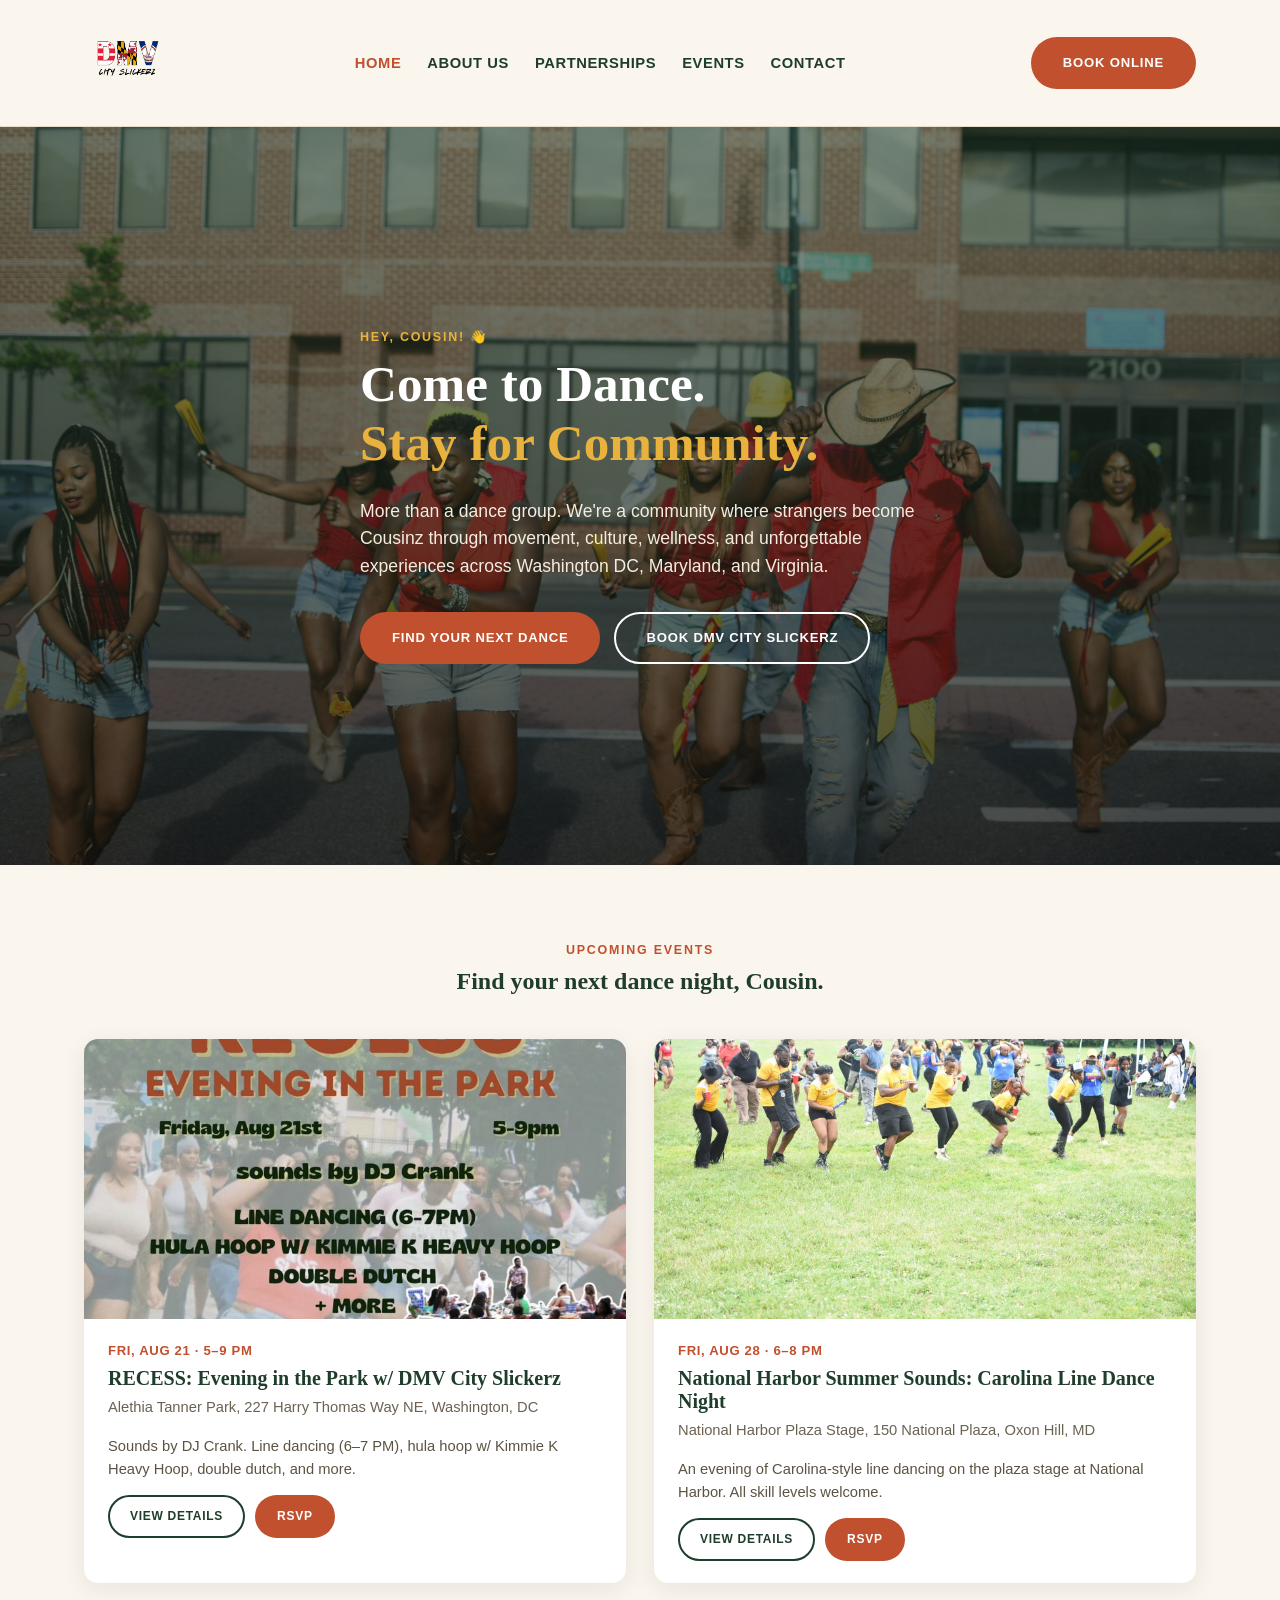
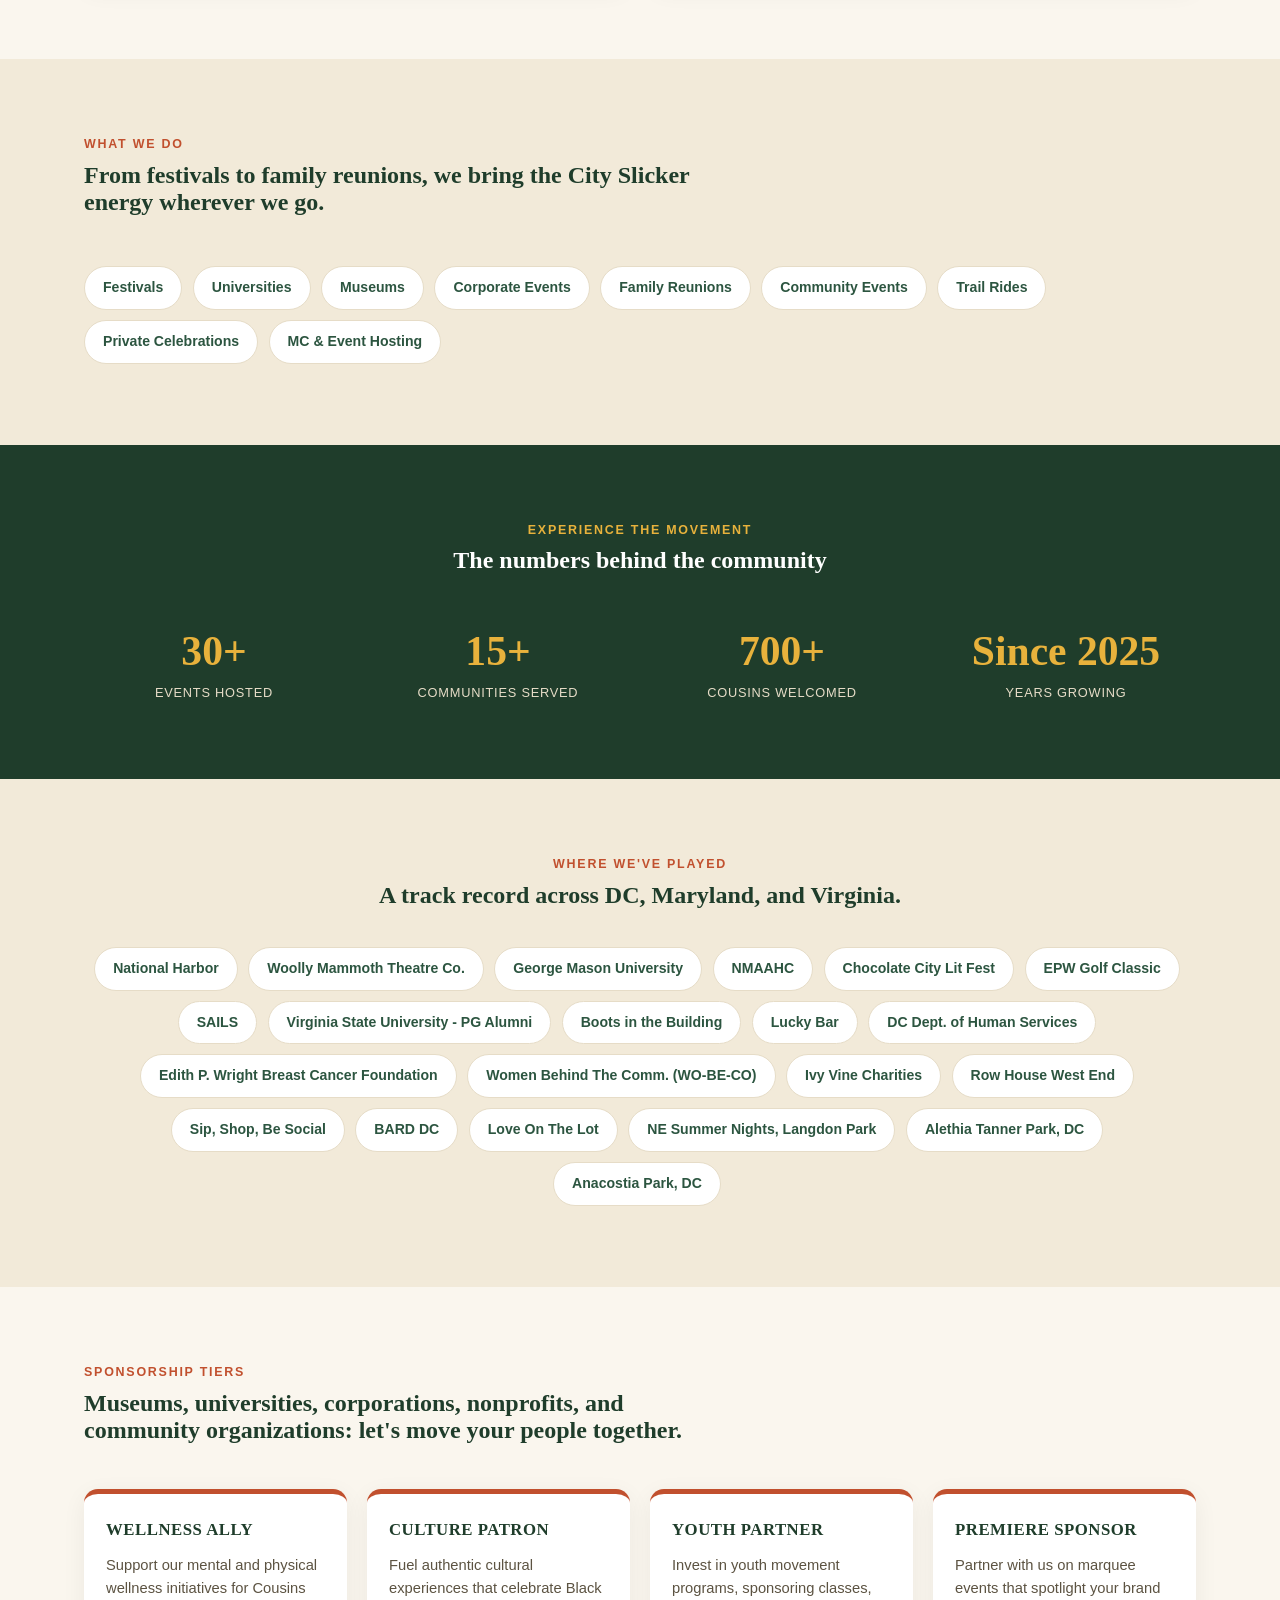
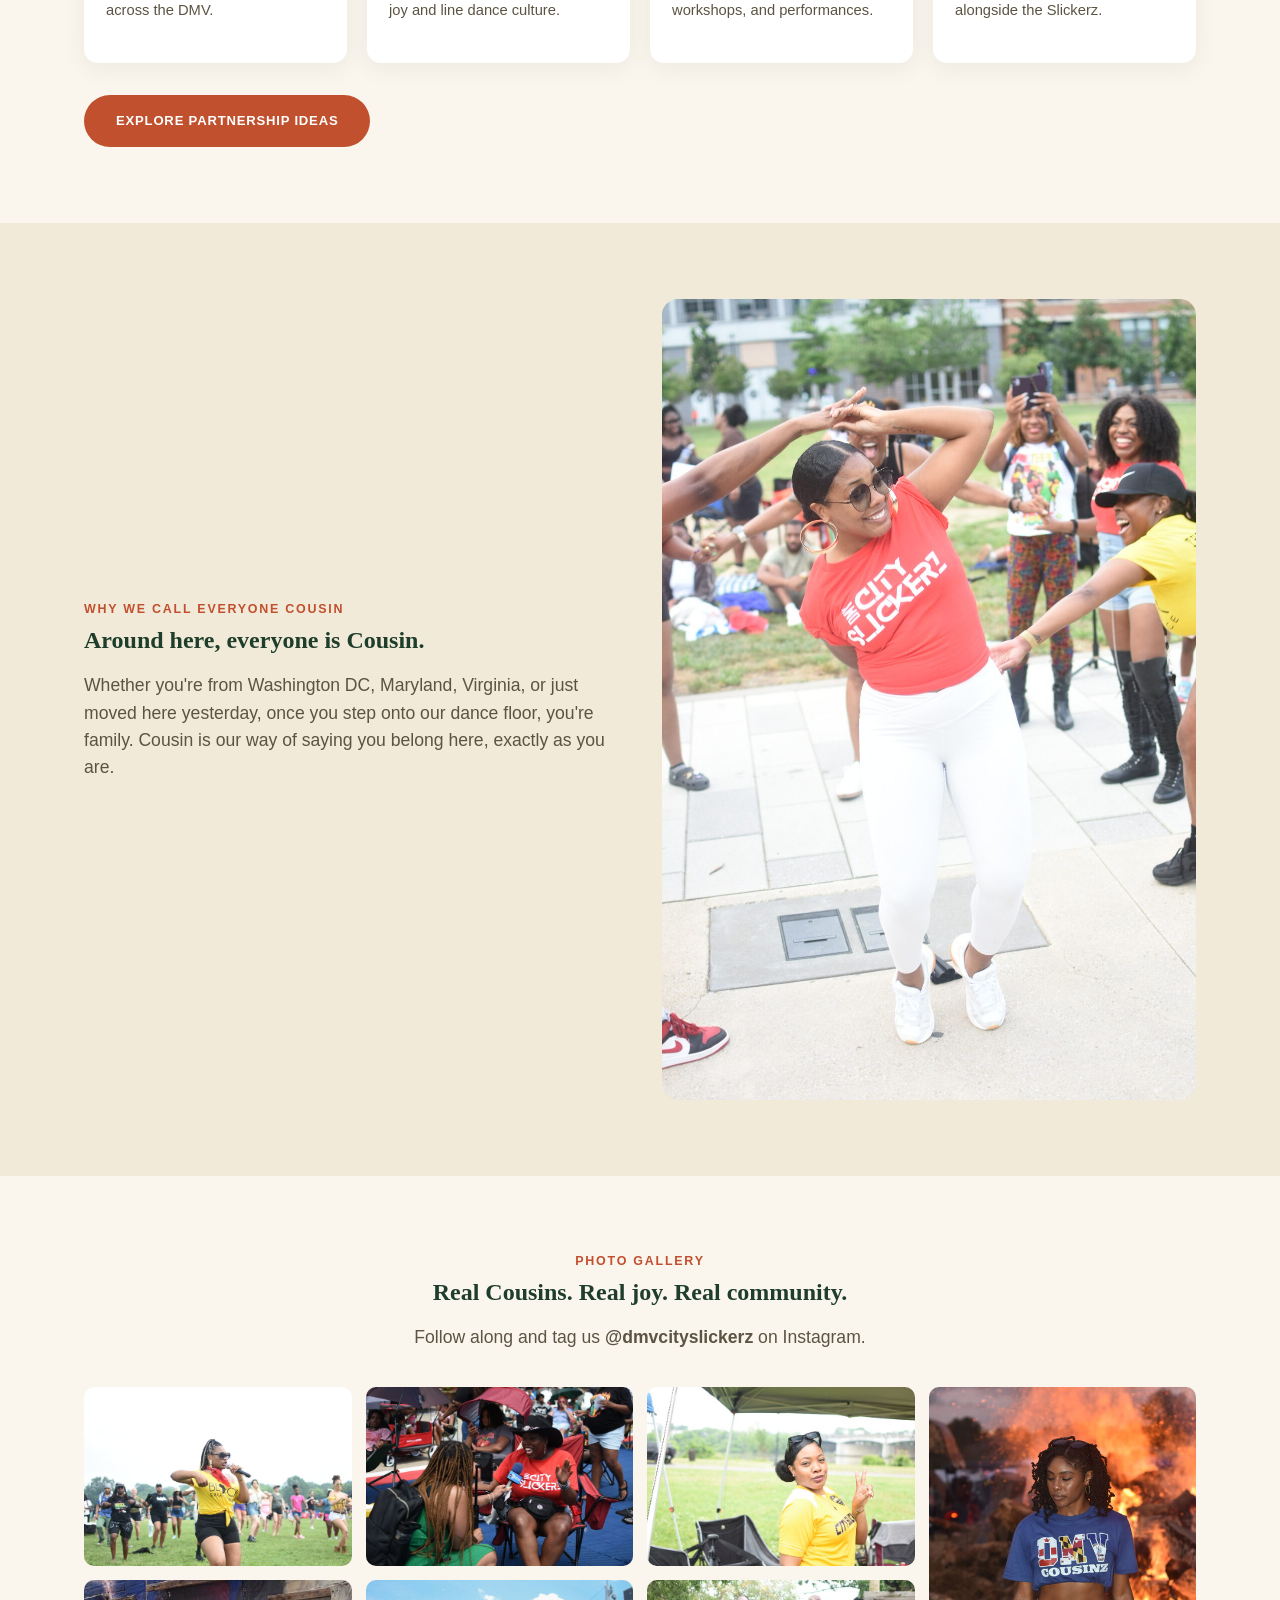
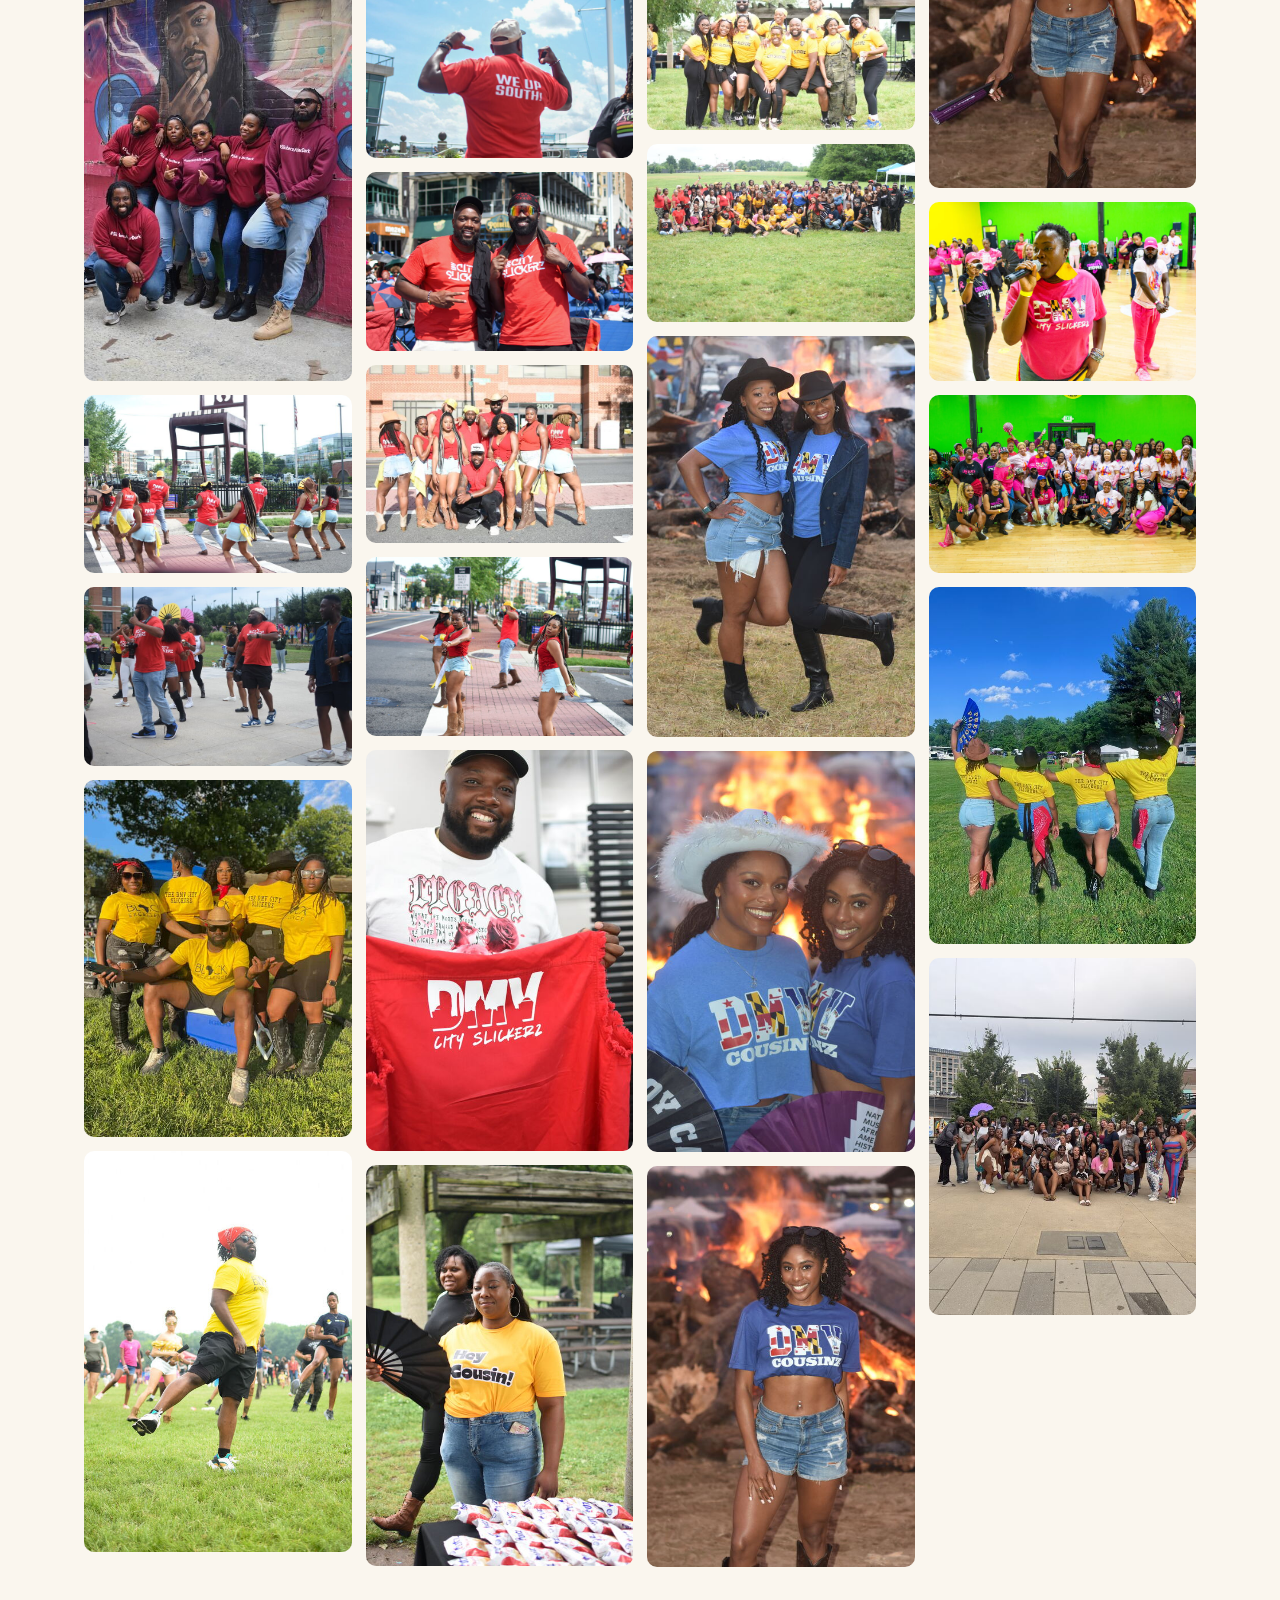
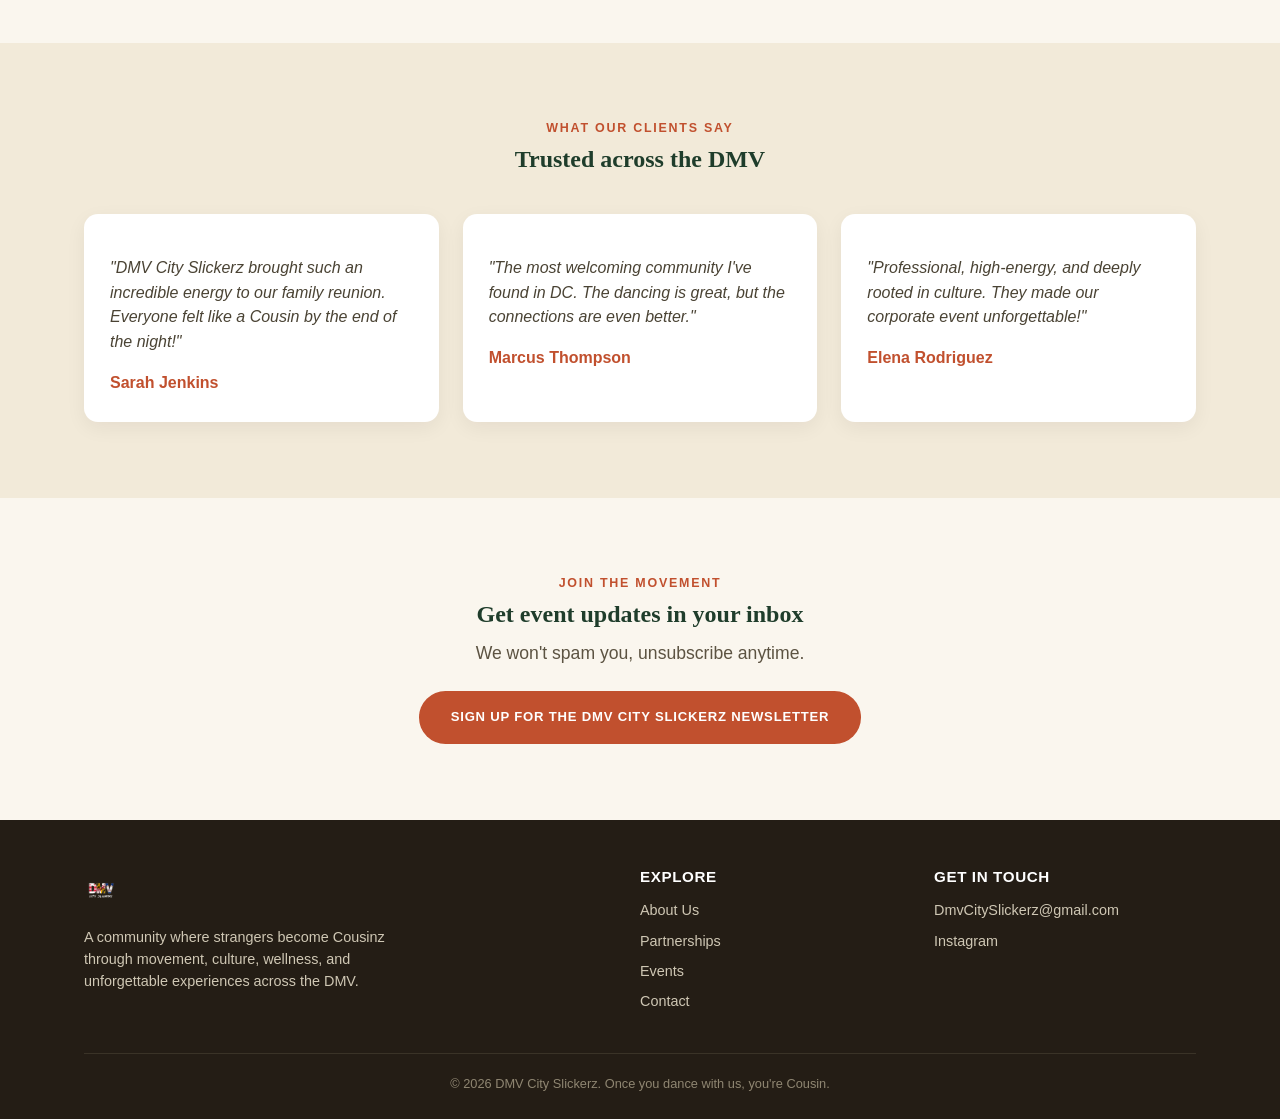
<file: index.html>
<!DOCTYPE html>
<html lang="en">
<head>
<meta charset="UTF-8">
<meta name="viewport" content="width=device-width, initial-scale=1.0">
<title>DMV City Slickerz | Come to Dance. Stay for Community.</title>
<meta name="description" content="DMV City Slickerz is a line dance community across Washington DC, Maryland, and Virginia. Come to dance, stay for community. Everyone's Cousin here.">
<link rel="stylesheet" href="css/style.css">
</head>
<body>

<header class="site-header">
  <nav class="nav">
    <a href="index.html" class="logo"><img src="images/logo-black.png" alt="DMV City Slickerz" style="height:110px;display:block;"></a>
    <ul class="nav-links">
      <li><a href="index.html" class="active">Home</a></li>
      <li><a href="about.html">About Us</a></li>
      <li><a href="partnerships.html">Partnerships</a></li>
      <li><a href="events.html">Events</a></li>
      <li><a href="contact.html">Contact</a></li>
    </ul>
    <div class="nav-cta">
      <a href="events.html" class="btn btn-rust">Book Online</a>
      <button class="nav-toggle" aria-label="Menu">&#9776;</button>
    </div>
  </nav>
</header>

<section class="hero" style="background-image:url('images/full_img_4703.jpg');">
  <div class="hero-inner">
    <span class="eyebrow">Hey, Cousin! &#128075;</span>
    <h1>Come to Dance.<br><em>Stay for Community.</em></h1>
    <p>More than a dance group. We're a community where strangers become Cousinz through movement, culture, wellness, and unforgettable experiences across Washington DC, Maryland, and Virginia.</p>
    <div class="btn-row">
      <a href="events.html" class="btn btn-rust">Find Your Next Dance</a>
      <a href="contact.html" class="btn btn-outline-light">Book DMV City Slickerz</a>
    </div>
  </div>
</section>

<section>
  <div class="wrap">
    <div class="section-head center" style="margin:0 auto 44px;">
      <span class="eyebrow">Upcoming Events</span>
      <h2>Find your next dance night, Cousin.</h2>
    </div>
    <div class="event-grid">
      <div class="event-card">
        <img src="images/full_recess_flyer.jpg" alt="RECESS: Evening in the Park flyer">
        <div class="event-body">
          <div class="event-date">Fri, Aug 21 &middot; 5&ndash;9 PM</div>
          <h3>RECESS: Evening in the Park w/ DMV City Slickerz</h3>
          <div class="event-loc">Alethia Tanner Park, 227 Harry Thomas Way NE, Washington, DC</div>
          <p style="font-size:.92rem;color:#5c5342;">Sounds by DJ Crank. Line dancing (6&ndash;7 PM), hula hoop w/ Kimmie K Heavy Hoop, double dutch, and more.</p>
          <div class="event-actions">
            <a href="events.html#recess" class="btn btn-outline">View Details</a>
            <a href="contact.html" class="btn btn-rust">RSVP</a>
          </div>
        </div>
      </div>
      <div class="event-card">
        <img src="images/full_dsc_0731.jpg" alt="Line dancers at a DMV City Slickerz event">
        <div class="event-body">
          <div class="event-date">Fri, Aug 28 &middot; 6&ndash;8 PM</div>
          <h3>National Harbor Summer Sounds: Carolina Line Dance Night</h3>
          <div class="event-loc">National Harbor Plaza Stage, 150 National Plaza, Oxon Hill, MD</div>
          <p style="font-size:.92rem;color:#5c5342;">An evening of Carolina-style line dancing on the plaza stage at National Harbor. All skill levels welcome.</p>
          <div class="event-actions">
            <a href="events.html#national-harbor" class="btn btn-outline">View Details</a>
            <a href="contact.html" class="btn btn-rust">RSVP</a>
          </div>
        </div>
      </div>
    </div>
  </div>
</section>

<section class="section-alt">
  <div class="wrap">
    <div class="section-head">
      <span class="eyebrow">What We Do</span>
      <h2>From festivals to family reunions, we bring the City Slicker energy wherever we go.</h2>
    </div>
    <div>
      <span class="tag-pill">Festivals</span>
      <span class="tag-pill">Universities</span>
      <span class="tag-pill">Museums</span>
      <span class="tag-pill">Corporate Events</span>
      <span class="tag-pill">Family Reunions</span>
      <span class="tag-pill">Community Events</span>
      <span class="tag-pill">Trail Rides</span>
      <span class="tag-pill">Private Celebrations</span>
      <span class="tag-pill">MC &amp; Event Hosting</span>
    </div>
  </div>
</section>

<section class="section-dark">
  <div class="wrap">
    <div class="section-head" style="max-width:640px;margin-left:auto;margin-right:auto;text-align:center;">
      <span class="eyebrow">Experience the Movement</span>
      <h2>The numbers behind the community</h2>
    </div>
    <div class="stats">
      <div><div class="stat-num">30+</div><div class="stat-label">Events Hosted</div></div>
      <div><div class="stat-num">15+</div><div class="stat-label">Communities Served</div></div>
      <div><div class="stat-num">700+</div><div class="stat-label">Cousins Welcomed</div></div>
      <div><div class="stat-num">Since 2025</div><div class="stat-label">Years Growing</div></div>
    </div>
  </div>
</section>

<section class="section-alt">
  <div class="wrap">
    <div class="section-head center" style="margin:0 auto 32px;">
      <span class="eyebrow">Where We've Played</span>
      <h2>A track record across DC, Maryland, and Virginia.</h2>
    </div>
    <div class="center">
      <span class="tag-pill">National Harbor</span>
      <span class="tag-pill">Woolly Mammoth Theatre Co.</span>
      <span class="tag-pill">George Mason University</span>
      <span class="tag-pill">NMAAHC</span>
      <span class="tag-pill">Chocolate City Lit Fest</span>
      <span class="tag-pill">EPW Golf Classic</span>
      <span class="tag-pill">SAILS</span>
      <span class="tag-pill">Virginia State University - PG Alumni</span>
      <span class="tag-pill">Boots in the Building</span>
      <span class="tag-pill">Lucky Bar</span>
      <span class="tag-pill">DC Dept. of Human Services</span>
      <span class="tag-pill">Edith P. Wright Breast Cancer Foundation</span>
      <span class="tag-pill">Women Behind The Comm. (WO-BE-CO)</span>
      <span class="tag-pill">Ivy Vine Charities</span>
      <span class="tag-pill">Row House West End</span>
      <span class="tag-pill">Sip, Shop, Be Social</span>
      <span class="tag-pill">BARD DC</span>
      <span class="tag-pill">Love On The Lot</span>
      <span class="tag-pill">NE Summer Nights, Langdon Park</span>
      <span class="tag-pill">Alethia Tanner Park, DC</span>
      <span class="tag-pill">Anacostia Park, DC</span>
    </div>
  </div>
</section>

<section>
  <div class="wrap">
    <div class="section-head">
      <span class="eyebrow">Sponsorship Tiers</span>
      <h2>Museums, universities, corporations, nonprofits, and community organizations: let's move your people together.</h2>
    </div>
    <div class="tier-grid">
      <div class="tier-card">
        <h4>Wellness Ally</h4>
        <p>Support our mental and physical wellness initiatives for Cousins across the DMV.</p>
      </div>
      <div class="tier-card">
        <h4>Culture Patron</h4>
        <p>Fuel authentic cultural experiences that celebrate Black joy and line dance culture.</p>
      </div>
      <div class="tier-card">
        <h4>Youth Partner</h4>
        <p>Invest in youth movement programs, sponsoring classes, workshops, and performances.</p>
      </div>
      <div class="tier-card">
        <h4>Premiere Sponsor</h4>
        <p>Partner with us on marquee events that spotlight your brand alongside the Slickerz.</p>
      </div>
    </div>
    <div style="margin-top:32px;">
      <a href="partnerships.html" class="btn btn-rust">Explore Partnership Ideas</a>
    </div>
  </div>
</section>

<section class="section-alt">
  <div class="wrap" style="display:grid;grid-template-columns:1fr 1fr;gap:44px;align-items:center;">
    <div>
      <span class="eyebrow">Why We Call Everyone Cousin</span>
      <h2>Around here, everyone is Cousin.</h2>
      <p class="subtitle">Whether you're from Washington DC, Maryland, Virginia, or just moved here yesterday, once you step onto our dance floor, you're family. Cousin is our way of saying you belong here, exactly as you are.</p>
    </div>
    <img src="images/full_img_4966.jpg" alt="Cousin dancing at a DMV City Slickerz event" style="border-radius:16px;">
  </div>
</section>

<section>
  <div class="wrap">
    <div class="section-head center" style="margin:0 auto 36px;">
      <span class="eyebrow">Photo Gallery</span>
      <h2>Real Cousins. Real joy. Real community.</h2>
      <p class="subtitle">Follow along and tag us <strong>@dmvcityslickerz</strong> on Instagram.</p>
    </div>
    <div class="gallery-grid">
      <img src="images/thumb_img_4411.jpg" alt="DMV City Slickerz Cousins dancing">
      <img src="images/thumb_img_7108.jpg" alt="DMV City Slickerz community gathering">
      <img src="images/thumb_img_4708.jpg" alt="DMV City Slickerz line dance">
      <img src="images/thumb_img_4980.jpg" alt="DMV City Slickerz Cousins">
      <img src="images/thumb_40fb06c7897f46a4b75e49a58abe986f.jpg" alt="DMV City Slickerz community moment">
      <img src="images/thumb_img_4412.jpg" alt="DMV City Slickerz Cousins">
      <img src="images/thumb_img_4484.jpg" alt="DMV City Slickerz dance event">
      <img src="images/thumb_img_4488.jpg" alt="DMV City Slickerz Cousins dancing">
      <img src="images/thumb_img_4490.jpg" alt="DMV City Slickerz community">
      <img src="images/thumb_img_4683.jpg" alt="DMV City Slickerz Cousins">
      <img src="images/thumb_img_4705.jpg" alt="DMV City Slickerz line dance event">
      <img src="images/thumb_img_4724.jpg" alt="DMV City Slickerz Cousins dancing">
      <img src="images/thumb_dsc_0576.jpg" alt="DMV City Slickerz community event">
      <img src="images/thumb_dsc_0579.jpg" alt="DMV City Slickerz Cousins">
      <img src="images/thumb_dsc_0605.jpg" alt="DMV City Slickerz dance night">
      <img src="images/thumb_dsc_0809.jpg" alt="DMV City Slickerz Cousins celebrating">
      <img src="images/thumb_dsc_5017.jpg" alt="DMV City Slickerz event">
      <img src="images/thumb_dsc_5034.jpg" alt="DMV City Slickerz Cousins dancing">
      <img src="images/thumb_dsc_5049.jpg" alt="DMV City Slickerz community moment">
      <img src="images/thumb_dsc_5057.jpg" alt="DMV City Slickerz Cousins">
      <img src="images/thumb_img_6226.jpg" alt="DMV City Slickerz event">
      <img src="images/thumb_img_6274.jpg" alt="DMV City Slickerz Cousins dancing">
      <img src="images/thumb_img_7828.jpg" alt="DMV City Slickerz community">
      <img src="images/thumb_img_1952.jpg" alt="DMV City Slickerz Cousins">
    </div>
  </div>
</section>

<section class="section-alt">
  <div class="wrap">
    <div class="section-head center" style="margin:0 auto 40px;">
      <span class="eyebrow">What Our Clients Say</span>
      <h2>Trusted across the DMV</h2>
    </div>
    <div class="testi-grid">
      <div class="testi-card">
        <p>"DMV City Slickerz brought such an incredible energy to our family reunion. Everyone felt like a Cousin by the end of the night!"</p>
        <div class="testi-name">Sarah Jenkins</div>
      </div>
      <div class="testi-card">
        <p>"The most welcoming community I've found in DC. The dancing is great, but the connections are even better."</p>
        <div class="testi-name">Marcus Thompson</div>
      </div>
      <div class="testi-card">
        <p>"Professional, high-energy, and deeply rooted in culture. They made our corporate event unforgettable!"</p>
        <div class="testi-name">Elena Rodriguez</div>
      </div>
    </div>
  </div>
</section>

<section>
  <div class="wrap center">
    <span class="eyebrow">Join the Movement</span>
    <h2>Get event updates in your inbox</h2>
    <p class="subtitle" style="max-width:520px;margin:0 auto 24px;">We won't spam you, unsubscribe anytime.</p>
    <a href="https://docs.google.com/forms/d/e/1FAIpQLSc3lVFlGZER39uaSEDtjcHimpF_yqcGWyCvwe_vWuXPU8_1ig/viewform" target="_blank" rel="noopener" class="btn btn-rust">Sign Up for the DMV City Slickerz Newsletter</a>
  </div>
</section>

<footer class="site-footer">
  <div class="wrap">
    <div class="footer-grid">
      <div>
        <a href="index.html" class="logo" style="color:#fff;"><img src="images/logo-white.png" alt="DMV City Slickerz" style="height:44px;display:block;"></a>
        <p style="margin-top:14px;max-width:320px;">A community where strangers become Cousinz through movement, culture, wellness, and unforgettable experiences across the DMV.</p>
      </div>
      <div>
        <h4>Explore</h4>
        <a href="about.html">About Us</a>
        <a href="partnerships.html">Partnerships</a>
        <a href="events.html">Events</a>
        <a href="contact.html">Contact</a>
      </div>
      <div>
        <h4>Get In Touch</h4>
        <a href="mailto:DmvCitySlickerz@gmail.com">DmvCitySlickerz@gmail.com</a>
        <a href="https://instagram.com/dmvcityslickerz" target="_blank" rel="noopener">Instagram</a>
      </div>
    </div>
    <div class="footer-bottom">&copy; 2026 DMV City Slickerz. Once you dance with us, you're Cousin.</div>
  </div>
</footer>

<script src="js/main.js"></script>
</body>
</html>
</file>
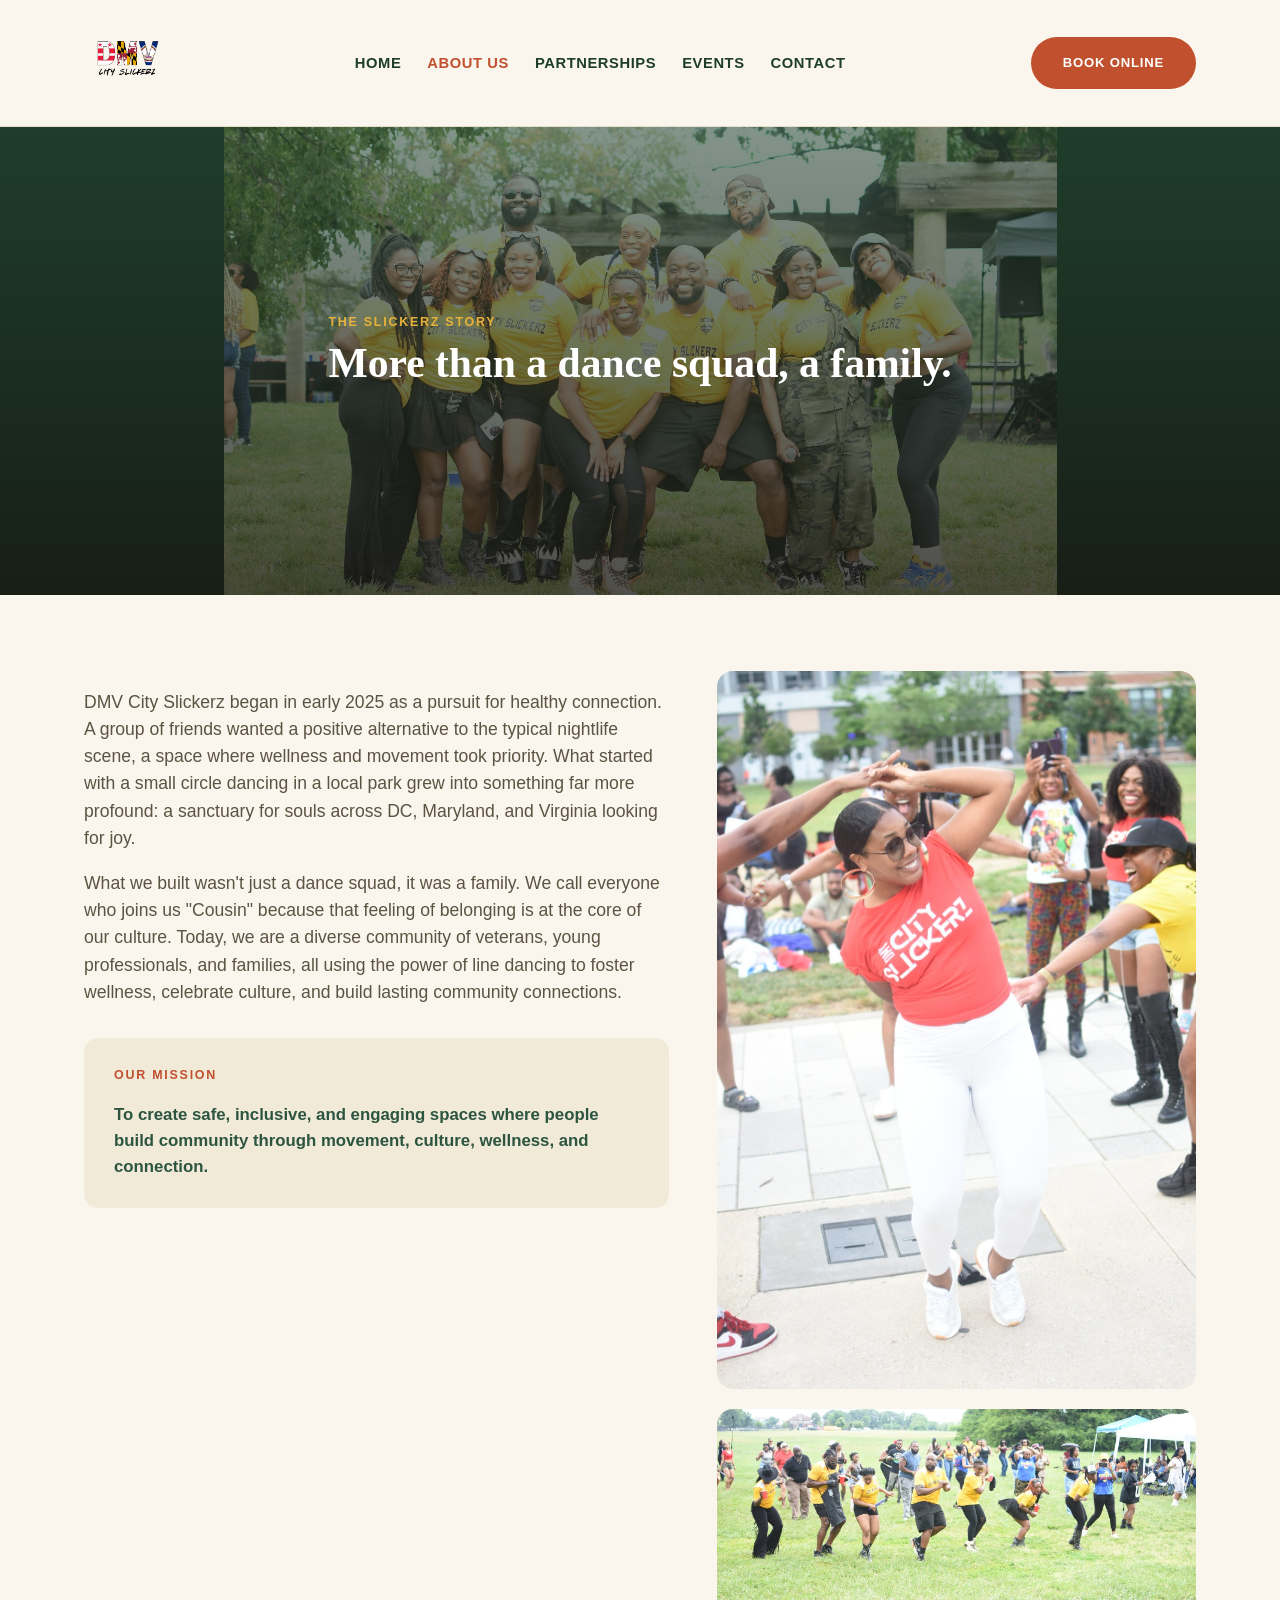
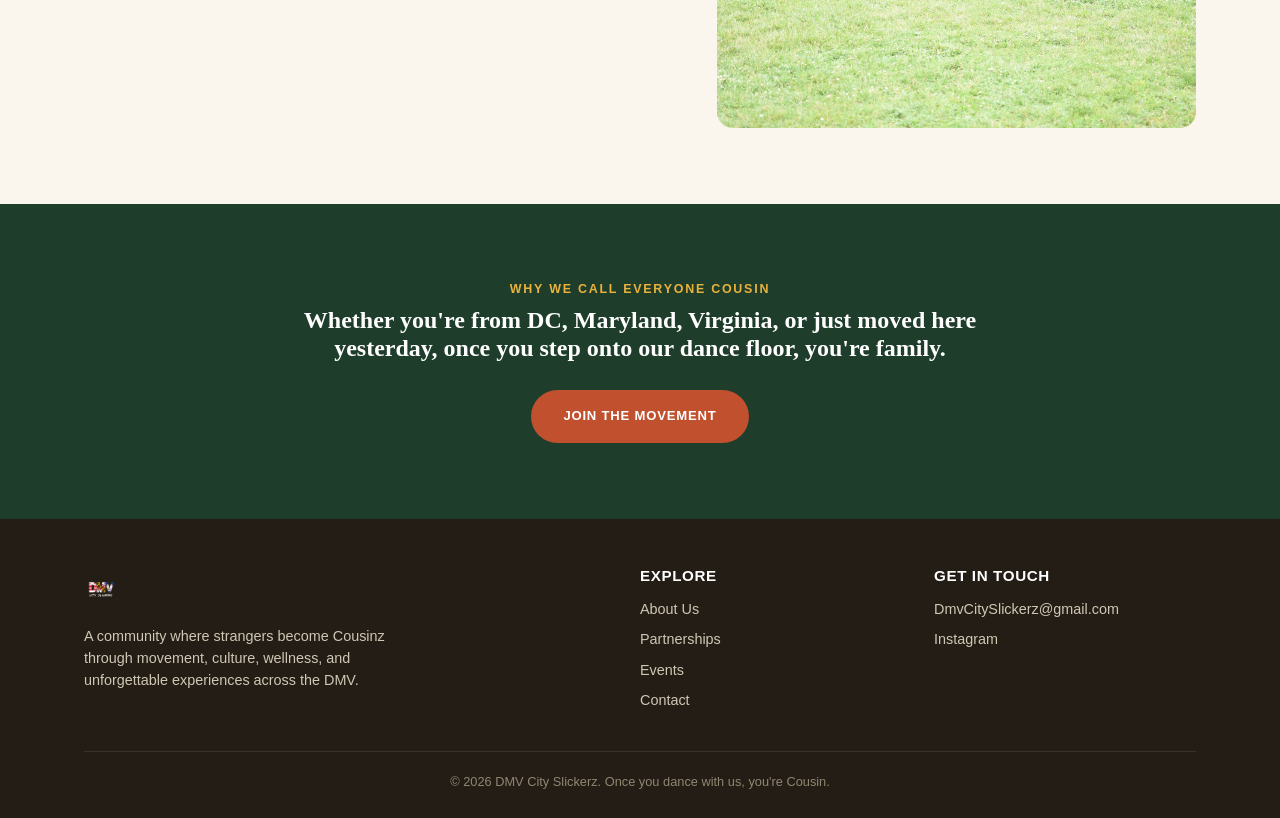
<file: about.html>
<!DOCTYPE html>
<html lang="en">
<head>
<meta charset="UTF-8">
<meta name="viewport" content="width=device-width, initial-scale=1.0">
<title>About Us | DMV City Slickerz</title>
<link rel="stylesheet" href="css/style.css">
</head>
<body>

<header class="site-header">
  <nav class="nav">
    <a href="index.html" class="logo"><img src="images/logo-black.png" alt="DMV City Slickerz" style="height:110px;display:block;"></a>
    <ul class="nav-links">
      <li><a href="index.html">Home</a></li>
      <li><a href="about.html" class="active">About Us</a></li>
      <li><a href="partnerships.html">Partnerships</a></li>
      <li><a href="events.html">Events</a></li>
      <li><a href="contact.html">Contact</a></li>
    </ul>
    <div class="nav-cta">
      <a href="events.html" class="btn btn-rust">Book Online</a>
      <button class="nav-toggle" aria-label="Menu">&#9776;</button>
    </div>
  </nav>
</header>

<section class="hero" style="min-height:52vh;background-image:url('images/full_dsc_0605.jpg');background-size:contain;background-repeat:no-repeat;background-position:center;background-color:#1f3d2b;">
  <div class="hero-inner">
    <span class="eyebrow">The Slickerz Story</span>
    <h1 style="font-size:2.6rem;">More than a dance squad, a family.</h1>
  </div>
</section>

<section>
  <div class="wrap" style="display:grid;grid-template-columns:1.1fr .9fr;gap:48px;align-items:start;">
    <div>
      <p class="subtitle">DMV City Slickerz began in early 2025 as a pursuit for healthy connection. A group of friends wanted a positive alternative to the typical nightlife scene, a space where wellness and movement took priority. What started with a small circle dancing in a local park grew into something far more profound: a sanctuary for souls across DC, Maryland, and Virginia looking for joy.</p>
      <p class="subtitle">What we built wasn't just a dance squad, it was a family. We call everyone who joins us "Cousin" because that feeling of belonging is at the core of our culture. Today, we are a diverse community of veterans, young professionals, and families, all using the power of line dancing to foster wellness, celebrate culture, and build lasting community connections.</p>
      <div style="background:var(--cream-2);border-radius:14px;padding:28px 30px;margin-top:32px;">
        <span class="eyebrow">Our Mission</span>
        <p class="mb-0" style="font-size:1.05rem;color:var(--green-2);font-weight:600;">To create safe, inclusive, and engaging spaces where people build community through movement, culture, wellness, and connection.</p>
      </div>
    </div>
    <div style="display:flex;flex-direction:column;gap:20px;">
      <img src="images/full_img_4966.jpg" alt="A Cousin dancing at a DMV City Slickerz event" style="border-radius:16px;">
      <img src="images/full_dsc_0731.jpg" alt="Line dancing in the park with DMV City Slickerz" style="border-radius:16px;">
    </div>
  </div>
</section>

<section class="section-dark center">
  <div class="wrap">
    <span class="eyebrow">Why We Call Everyone Cousin</span>
    <h2 style="max-width:700px;margin:0 auto;">Whether you're from DC, Maryland, Virginia, or just moved here yesterday, once you step onto our dance floor, you're family.</h2>
    <div style="margin-top:28px;">
      <a href="contact.html" class="btn btn-rust">Join the Movement</a>
    </div>
  </div>
</section>

<footer class="site-footer">
  <div class="wrap">
    <div class="footer-grid">
      <div>
        <a href="index.html" class="logo" style="color:#fff;"><img src="images/logo-white.png" alt="DMV City Slickerz" style="height:44px;display:block;"></a>
        <p style="margin-top:14px;max-width:320px;">A community where strangers become Cousinz through movement, culture, wellness, and unforgettable experiences across the DMV.</p>
      </div>
      <div>
        <h4>Explore</h4>
        <a href="about.html">About Us</a>
        <a href="partnerships.html">Partnerships</a>
        <a href="events.html">Events</a>
        <a href="contact.html">Contact</a>
      </div>
      <div>
        <h4>Get In Touch</h4>
        <a href="mailto:DmvCitySlickerz@gmail.com">DmvCitySlickerz@gmail.com</a>
        <a href="https://instagram.com/dmvcityslickerz" target="_blank" rel="noopener">Instagram</a>
      </div>
    </div>
    <div class="footer-bottom">&copy; 2026 DMV City Slickerz. Once you dance with us, you're Cousin.</div>
  </div>
</footer>

<script src="js/main.js"></script>
</body>
</html>
</file>
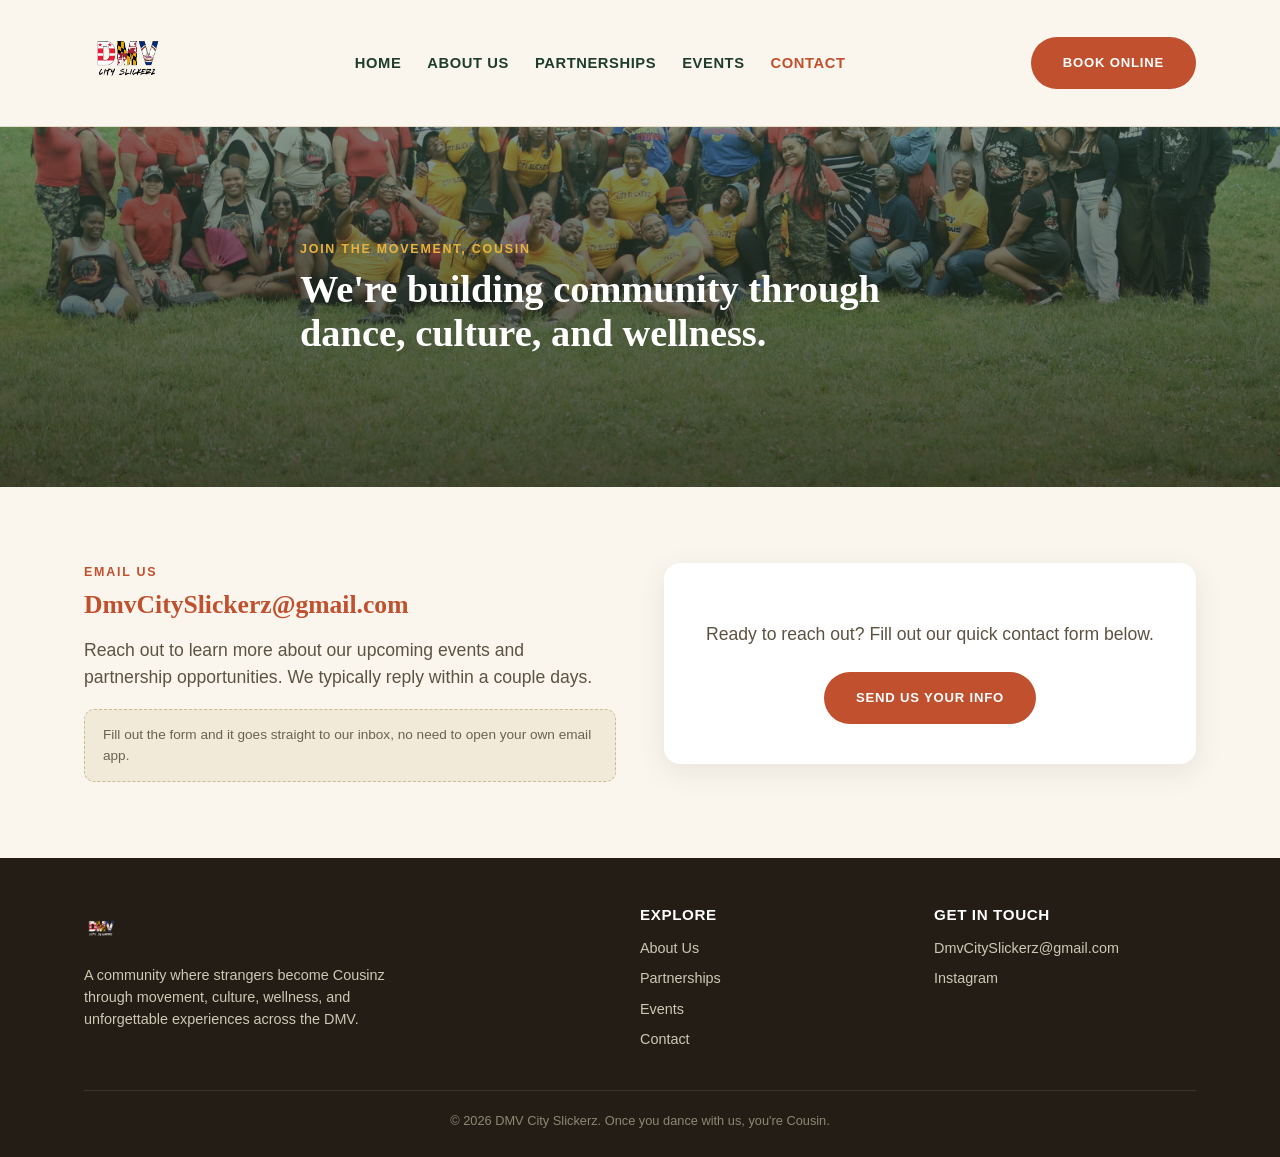
<file: contact.html>
<!DOCTYPE html>
<html lang="en">
<head>
<meta charset="UTF-8">
<meta name="viewport" content="width=device-width, initial-scale=1.0">
<title>Contact | DMV City Slickerz</title>
<link rel="stylesheet" href="css/style.css">
</head>
<body>

<header class="site-header">
  <nav class="nav">
    <a href="index.html" class="logo"><img src="images/logo-black.png" alt="DMV City Slickerz" style="height:110px;display:block;"></a>
    <ul class="nav-links">
      <li><a href="index.html">Home</a></li>
      <li><a href="about.html">About Us</a></li>
      <li><a href="partnerships.html">Partnerships</a></li>
      <li><a href="events.html">Events</a></li>
      <li><a href="contact.html" class="active">Contact</a></li>
    </ul>
    <div class="nav-cta">
      <a href="events.html" class="btn btn-rust">Book Online</a>
      <button class="nav-toggle" aria-label="Menu">&#9776;</button>
    </div>
  </nav>
</header>

<section class="hero" style="min-height:40vh;background-image:url('images/full_dsc_0809.jpg');">
  <div class="hero-inner">
    <span class="eyebrow">Join the Movement, Cousin</span>
    <h1 style="font-size:2.4rem;max-width:680px;">We're building community through dance, culture, and wellness.</h1>
  </div>
</section>

<section>
  <div class="wrap" style="display:grid;grid-template-columns:1fr 1fr;gap:48px;align-items:start;">
    <div>
      <span class="eyebrow">Email Us</span>
      <h2 style="font-size:1.6rem;"><a href="mailto:DmvCitySlickerz@gmail.com" style="text-decoration:none;color:var(--rust);">DmvCitySlickerz@gmail.com</a></h2>
      <p class="subtitle">Reach out to learn more about our upcoming events and partnership opportunities. We typically reply within a couple days.</p>

      <div class="form-note">
        Fill out the form and it goes straight to our inbox, no need to open your own email app.
      </div>
    </div>

    <div class="form-box" style="display:flex;align-items:center;justify-content:center;text-align:center;padding:40px 30px;">
      <div>
        <p class="subtitle" style="margin-bottom:24px;">Ready to reach out? Fill out our quick contact form below.</p>
        <a href="https://docs.google.com/forms/d/e/1FAIpQLSdYLgvldxrCH8oUUzHu8IJZgi4_XTn9V9Z-C4FXvY9X3VKjIg/viewform" target="_blank" rel="noopener" class="btn btn-rust">Send Us Your Info</a>
      </div>
    </div>
  </div>
</section>

<footer class="site-footer">
  <div class="wrap">
    <div class="footer-grid">
      <div>
        <a href="index.html" class="logo" style="color:#fff;"><img src="images/logo-white.png" alt="DMV City Slickerz" style="height:44px;display:block;"></a>
        <p style="margin-top:14px;max-width:320px;">A community where strangers become Cousinz through movement, culture, wellness, and unforgettable experiences across the DMV.</p>
      </div>
      <div>
        <h4>Explore</h4>
        <a href="about.html">About Us</a>
        <a href="partnerships.html">Partnerships</a>
        <a href="events.html">Events</a>
        <a href="contact.html">Contact</a>
      </div>
      <div>
        <h4>Get In Touch</h4>
        <a href="mailto:DmvCitySlickerz@gmail.com">DmvCitySlickerz@gmail.com</a>
        <a href="https://instagram.com/dmvcityslickerz" target="_blank" rel="noopener">Instagram</a>
      </div>
    </div>
    <div class="footer-bottom">&copy; 2026 DMV City Slickerz. Once you dance with us, you're Cousin.</div>
  </div>
</footer>

<script src="js/main.js"></script>
</body>
</html>
</file>
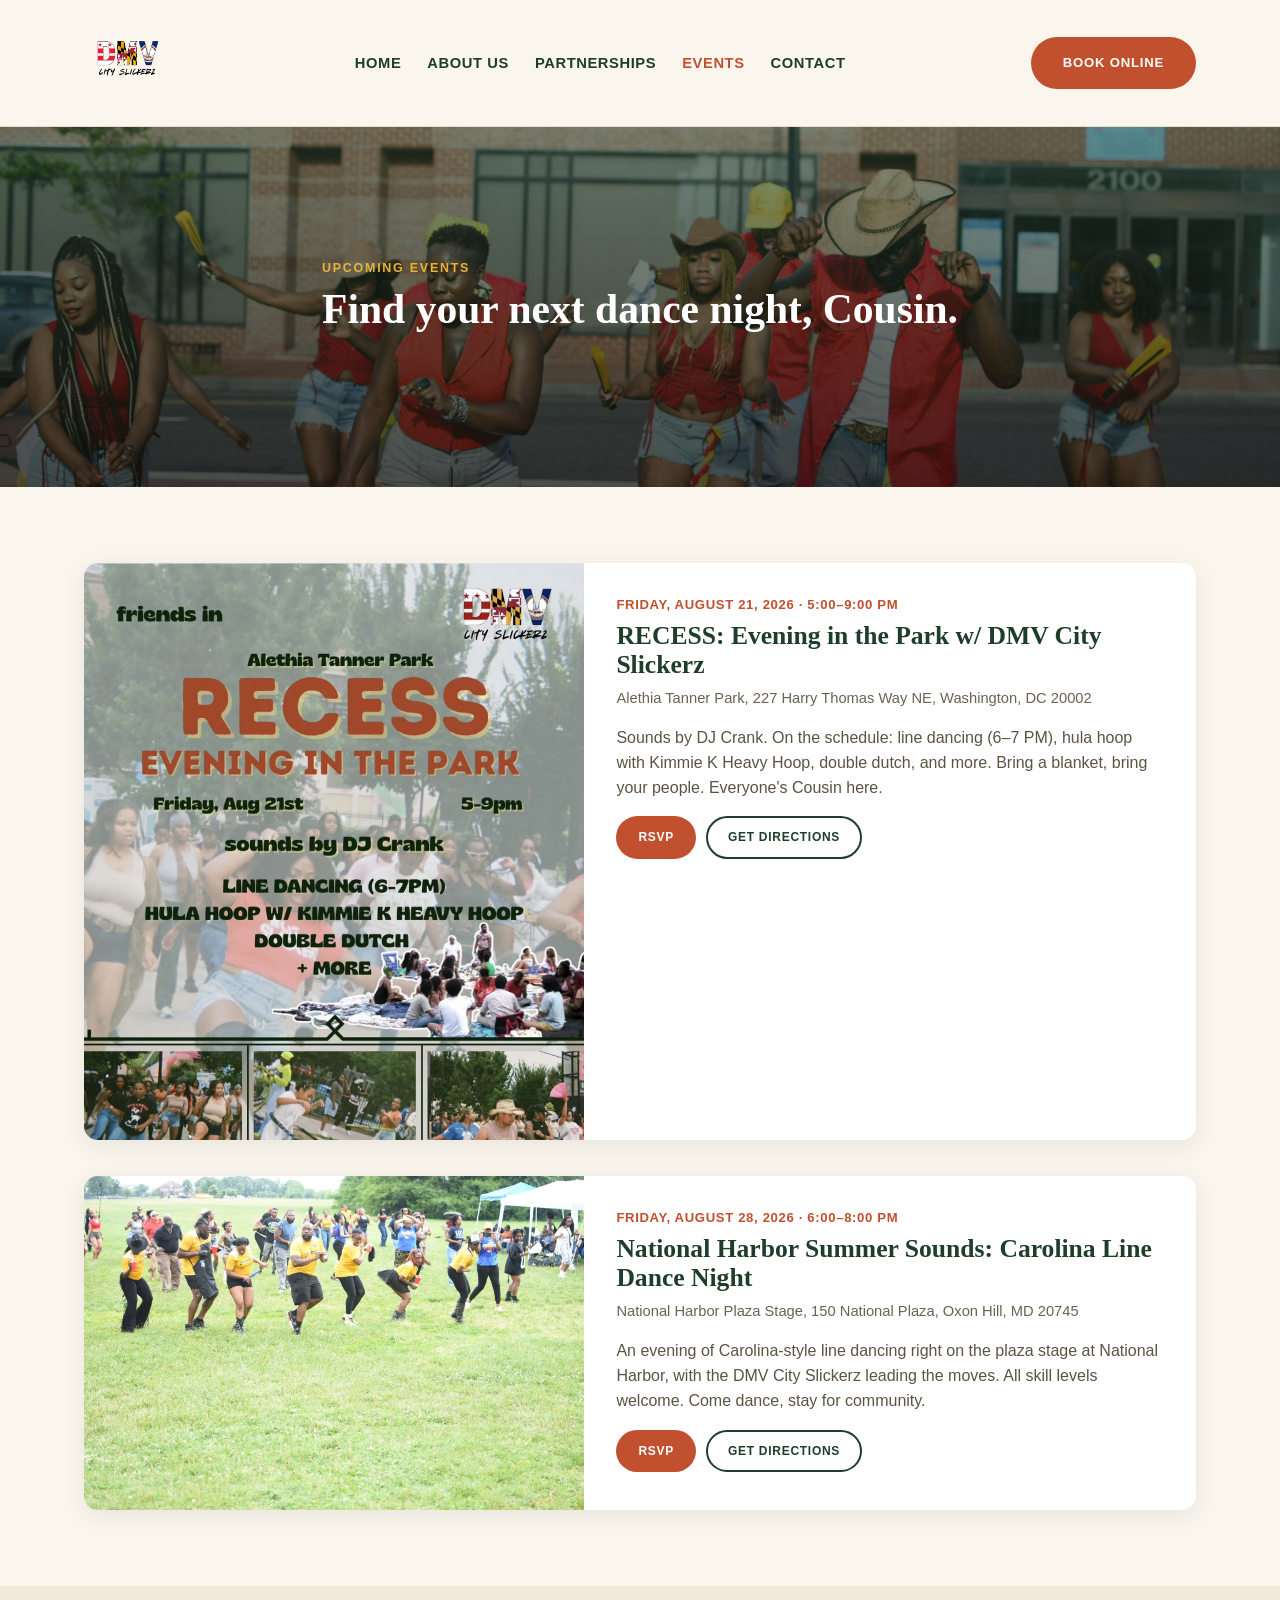
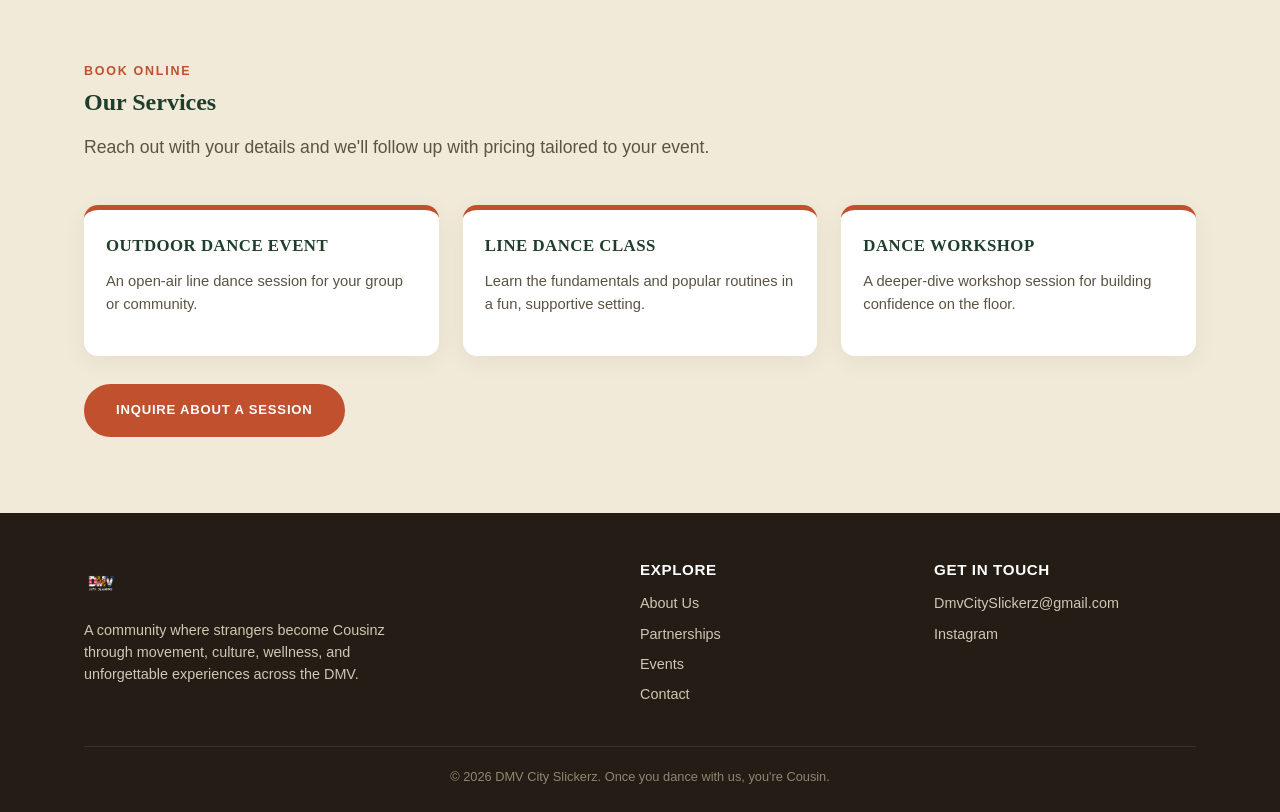
<file: events.html>
<!DOCTYPE html>
<html lang="en">
<head>
<meta charset="UTF-8">
<meta name="viewport" content="width=device-width, initial-scale=1.0">
<title>Events | DMV City Slickerz</title>
<link rel="stylesheet" href="css/style.css">
</head>
<body>

<header class="site-header">
  <nav class="nav">
    <a href="index.html" class="logo"><img src="images/logo-black.png" alt="DMV City Slickerz" style="height:110px;display:block;"></a>
    <ul class="nav-links">
      <li><a href="index.html">Home</a></li>
      <li><a href="about.html">About Us</a></li>
      <li><a href="partnerships.html">Partnerships</a></li>
      <li><a href="events.html" class="active">Events</a></li>
      <li><a href="contact.html">Contact</a></li>
    </ul>
    <div class="nav-cta">
      <a href="events.html" class="btn btn-rust">Book Online</a>
      <button class="nav-toggle" aria-label="Menu">&#9776;</button>
    </div>
  </nav>
</header>

<section class="hero" style="min-height:40vh;background-image:url('images/full_img_4703.jpg');">
  <div class="hero-inner">
    <span class="eyebrow">Upcoming Events</span>
    <h1 style="font-size:2.6rem;">Find your next dance night, Cousin.</h1>
  </div>
</section>

<section>
  <div class="wrap">

    <div id="recess" class="event-card" style="display:grid;grid-template-columns:.9fr 1.1fr;gap:0;margin-bottom:36px;">
      <img src="images/full_recess_flyer.jpg" alt="RECESS: Evening in the Park flyer" style="height:100%;object-fit:cover;">
      <div class="event-body" style="padding:32px;">
        <div class="event-date">Friday, August 21, 2026 &middot; 5:00&ndash;9:00 PM</div>
        <h3 style="font-size:1.6rem;">RECESS: Evening in the Park w/ DMV City Slickerz</h3>
        <div class="event-loc">Alethia Tanner Park, 227 Harry Thomas Way NE, Washington, DC 20002</div>
        <p style="color:#5c5342;">Sounds by DJ Crank. On the schedule: line dancing (6&ndash;7 PM), hula hoop with Kimmie K Heavy Hoop, double dutch, and more. Bring a blanket, bring your people. Everyone's Cousin here.</p>
        <div class="event-actions">
          <a href="contact.html" class="btn btn-rust">RSVP</a>
          <a href="https://maps.google.com/?q=Alethia+Tanner+Park+Washington+DC" target="_blank" rel="noopener" class="btn btn-outline">Get Directions</a>
        </div>
      </div>
    </div>

    <div id="national-harbor" class="event-card" style="display:grid;grid-template-columns:.9fr 1.1fr;gap:0;">
      <img src="images/full_dsc_0731.jpg" alt="Line dancers at a DMV City Slickerz event" style="height:100%;object-fit:cover;">
      <div class="event-body" style="padding:32px;">
        <div class="event-date">Friday, August 28, 2026 &middot; 6:00&ndash;8:00 PM</div>
        <h3 style="font-size:1.6rem;">National Harbor Summer Sounds: Carolina Line Dance Night</h3>
        <div class="event-loc">National Harbor Plaza Stage, 150 National Plaza, Oxon Hill, MD 20745</div>
        <p style="color:#5c5342;">An evening of Carolina-style line dancing right on the plaza stage at National Harbor, with the DMV City Slickerz leading the moves. All skill levels welcome. Come dance, stay for community.</p>
        <div class="event-actions">
          <a href="contact.html" class="btn btn-rust">RSVP</a>
          <a href="https://maps.google.com/?q=National+Harbor+Plaza+Stage+Oxon+Hill+MD" target="_blank" rel="noopener" class="btn btn-outline">Get Directions</a>
        </div>
      </div>
    </div>

  </div>
</section>

<section class="section-alt">
  <div class="wrap">
    <div class="section-head">
      <span class="eyebrow">Book Online</span>
      <h2>Our Services</h2>
      <p class="subtitle">Reach out with your details and we'll follow up with pricing tailored to your event.</p>
    </div>
    <div class="card-grid">
      <div class="tier-card">
        <h4>Outdoor Dance Event</h4>
        <p>An open-air line dance session for your group or community.</p>
      </div>
      <div class="tier-card">
        <h4>Line Dance Class</h4>
        <p>Learn the fundamentals and popular routines in a fun, supportive setting.</p>
      </div>
      <div class="tier-card">
        <h4>Dance Workshop</h4>
        <p>A deeper-dive workshop session for building confidence on the floor.</p>
      </div>
    </div>
    <div style="margin-top:28px;">
      <a href="contact.html" class="btn btn-rust">Inquire About a Session</a>
    </div>
  </div>
</section>

<footer class="site-footer">
  <div class="wrap">
    <div class="footer-grid">
      <div>
        <a href="index.html" class="logo" style="color:#fff;"><img src="images/logo-white.png" alt="DMV City Slickerz" style="height:44px;display:block;"></a>
        <p style="margin-top:14px;max-width:320px;">A community where strangers become Cousinz through movement, culture, wellness, and unforgettable experiences across the DMV.</p>
      </div>
      <div>
        <h4>Explore</h4>
        <a href="about.html">About Us</a>
        <a href="partnerships.html">Partnerships</a>
        <a href="events.html">Events</a>
        <a href="contact.html">Contact</a>
      </div>
      <div>
        <h4>Get In Touch</h4>
        <a href="mailto:DmvCitySlickerz@gmail.com">DmvCitySlickerz@gmail.com</a>
        <a href="https://instagram.com/dmvcityslickerz" target="_blank" rel="noopener">Instagram</a>
      </div>
    </div>
    <div class="footer-bottom">&copy; 2026 DMV City Slickerz. Once you dance with us, you're Cousin.</div>
  </div>
</footer>

<script src="js/main.js"></script>
</body>
</html>
</file>
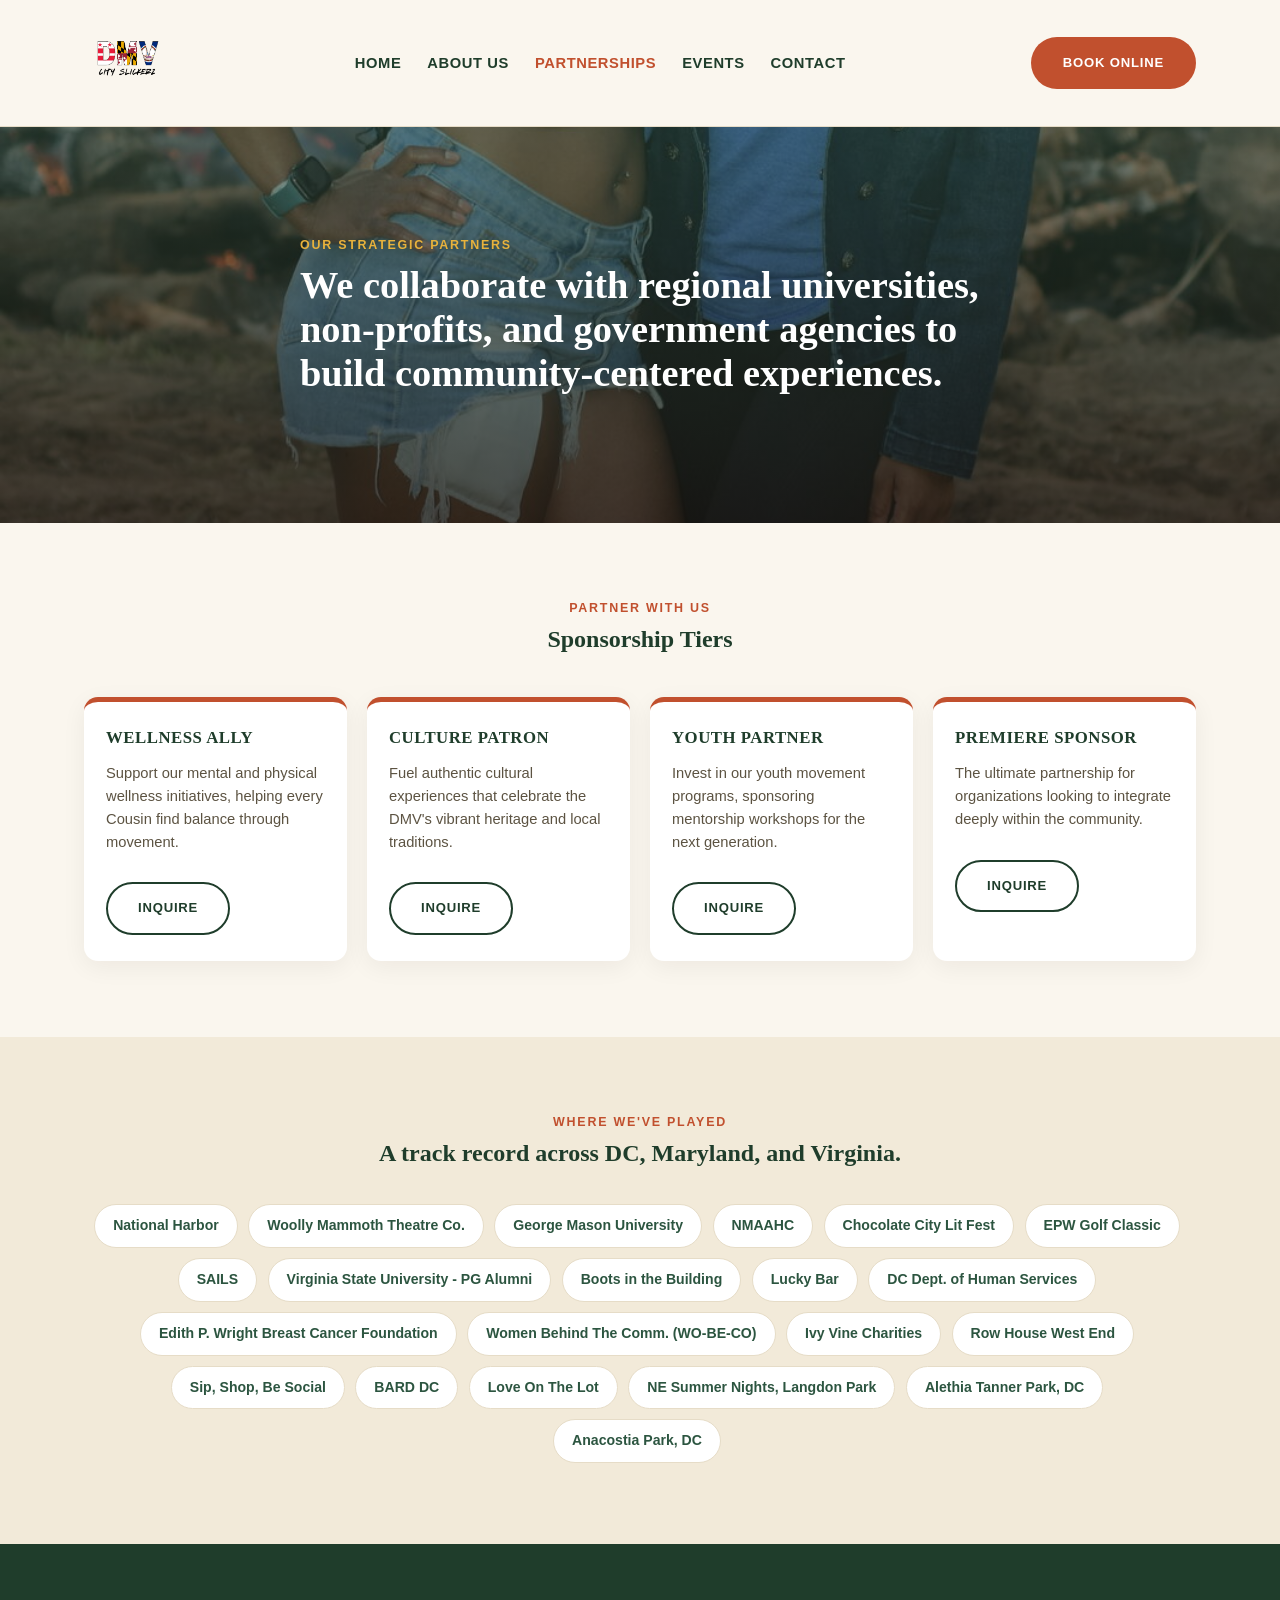
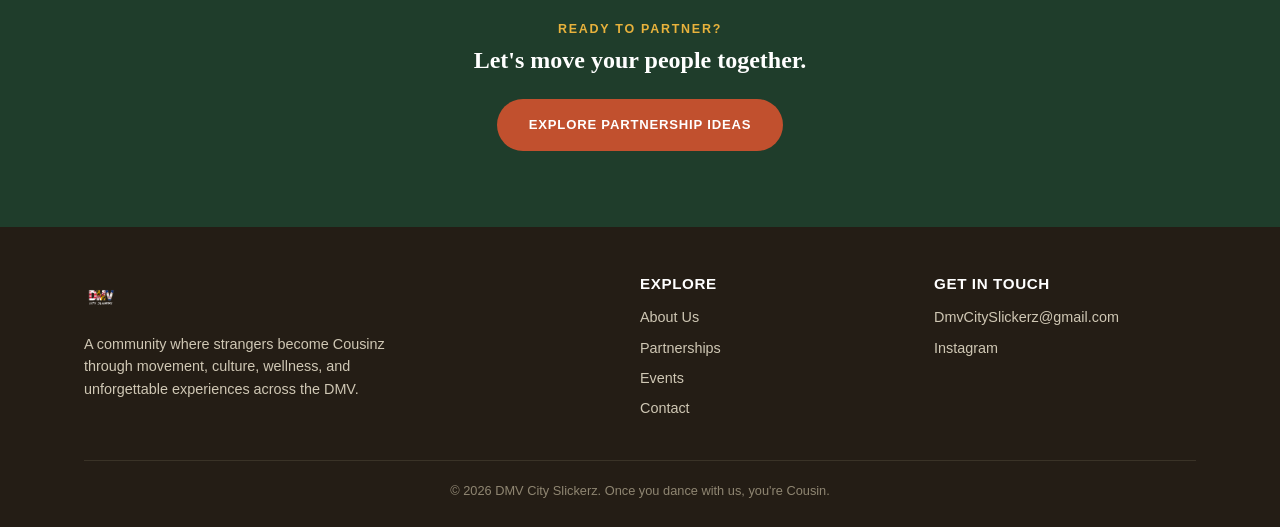
<file: partnerships.html>
<!DOCTYPE html>
<html lang="en">
<head>
<meta charset="UTF-8">
<meta name="viewport" content="width=device-width, initial-scale=1.0">
<title>Partnerships | DMV City Slickerz</title>
<link rel="stylesheet" href="css/style.css">
</head>
<body>

<header class="site-header">
  <nav class="nav">
    <a href="index.html" class="logo"><img src="images/logo-black.png" alt="DMV City Slickerz" style="height:110px;display:block;"></a>
    <ul class="nav-links">
      <li><a href="index.html">Home</a></li>
      <li><a href="about.html">About Us</a></li>
      <li><a href="partnerships.html" class="active">Partnerships</a></li>
      <li><a href="events.html">Events</a></li>
      <li><a href="contact.html">Contact</a></li>
    </ul>
    <div class="nav-cta">
      <a href="events.html" class="btn btn-rust">Book Online</a>
      <button class="nav-toggle" aria-label="Menu">&#9776;</button>
    </div>
  </nav>
</header>

<section class="hero" style="min-height:44vh;background-image:url('images/full_dsc_5017.jpg');">
  <div class="hero-inner">
    <span class="eyebrow">Our Strategic Partners</span>
    <h1 style="font-size:2.4rem;max-width:680px;">We collaborate with regional universities, non-profits, and government agencies to build community-centered experiences.</h1>
  </div>
</section>

<section>
  <div class="wrap">
    <div class="section-head center" style="margin:0 auto 44px;">
      <span class="eyebrow">Partner With Us</span>
      <h2>Sponsorship Tiers</h2>
    </div>
    <div class="tier-grid">
      <div class="tier-card">
        <h4>Wellness Ally</h4>
        <p>Support our mental and physical wellness initiatives, helping every Cousin find balance through movement.</p>
        <a href="contact.html" class="btn btn-outline" style="margin-top:14px;">Inquire</a>
      </div>
      <div class="tier-card">
        <h4>Culture Patron</h4>
        <p>Fuel authentic cultural experiences that celebrate the DMV's vibrant heritage and local traditions.</p>
        <a href="contact.html" class="btn btn-outline" style="margin-top:14px;">Inquire</a>
      </div>
      <div class="tier-card">
        <h4>Youth Partner</h4>
        <p>Invest in our youth movement programs, sponsoring mentorship workshops for the next generation.</p>
        <a href="contact.html" class="btn btn-outline" style="margin-top:14px;">Inquire</a>
      </div>
      <div class="tier-card">
        <h4>Premiere Sponsor</h4>
        <p>The ultimate partnership for organizations looking to integrate deeply within the community.</p>
        <a href="contact.html" class="btn btn-outline" style="margin-top:14px;">Inquire</a>
      </div>
    </div>
  </div>
</section>

<section class="section-alt">
  <div class="wrap">
    <div class="section-head center" style="margin:0 auto 32px;">
      <span class="eyebrow">Where We've Played</span>
      <h2>A track record across DC, Maryland, and Virginia.</h2>
    </div>
    <div class="center">
      <span class="tag-pill">National Harbor</span>
      <span class="tag-pill">Woolly Mammoth Theatre Co.</span>
      <span class="tag-pill">George Mason University</span>
      <span class="tag-pill">NMAAHC</span>
      <span class="tag-pill">Chocolate City Lit Fest</span>
      <span class="tag-pill">EPW Golf Classic</span>
      <span class="tag-pill">SAILS</span>
      <span class="tag-pill">Virginia State University - PG Alumni</span>
      <span class="tag-pill">Boots in the Building</span>
      <span class="tag-pill">Lucky Bar</span>
      <span class="tag-pill">DC Dept. of Human Services</span>
      <span class="tag-pill">Edith P. Wright Breast Cancer Foundation</span>
      <span class="tag-pill">Women Behind The Comm. (WO-BE-CO)</span>
      <span class="tag-pill">Ivy Vine Charities</span>
      <span class="tag-pill">Row House West End</span>
      <span class="tag-pill">Sip, Shop, Be Social</span>
      <span class="tag-pill">BARD DC</span>
      <span class="tag-pill">Love On The Lot</span>
      <span class="tag-pill">NE Summer Nights, Langdon Park</span>
      <span class="tag-pill">Alethia Tanner Park, DC</span>
      <span class="tag-pill">Anacostia Park, DC</span>
    </div>
  </div>
</section>

<section class="section-dark center">
  <div class="wrap">
    <span class="eyebrow">Ready to Partner?</span>
    <h2 style="max-width:640px;margin:0 auto;">Let's move your people together.</h2>
    <div style="margin-top:24px;">
      <a href="contact.html" class="btn btn-rust">Explore Partnership Ideas</a>
    </div>
  </div>
</section>

<footer class="site-footer">
  <div class="wrap">
    <div class="footer-grid">
      <div>
        <a href="index.html" class="logo" style="color:#fff;"><img src="images/logo-white.png" alt="DMV City Slickerz" style="height:44px;display:block;"></a>
        <p style="margin-top:14px;max-width:320px;">A community where strangers become Cousinz through movement, culture, wellness, and unforgettable experiences across the DMV.</p>
      </div>
      <div>
        <h4>Explore</h4>
        <a href="about.html">About Us</a>
        <a href="partnerships.html">Partnerships</a>
        <a href="events.html">Events</a>
        <a href="contact.html">Contact</a>
      </div>
      <div>
        <h4>Get In Touch</h4>
        <a href="mailto:DmvCitySlickerz@gmail.com">DmvCitySlickerz@gmail.com</a>
        <a href="https://instagram.com/dmvcityslickerz" target="_blank" rel="noopener">Instagram</a>
      </div>
    </div>
    <div class="footer-bottom">&copy; 2026 DMV City Slickerz. Once you dance with us, you're Cousin.</div>
  </div>
</footer>

<script src="js/main.js"></script>
</body>
</html>
</file>
<file: css/style.css>
:root{
  --cream:#faf6ee;
  --cream-2:#f2ead9;
  --green:#1f3d2b;
  --green-2:#2c5540;
  --rust:#c1502e;
  --rust-2:#a83f22;
  --gold:#e8b23c;
  --ink:#241d15;
  --maxw:1160px;
}
*{box-sizing:border-box;}
html{scroll-behavior:smooth;}
body{
  margin:0;
  font-family:'Trebuchet MS','Segoe UI',Verdana,sans-serif;
  background:var(--cream);
  color:var(--ink);
  line-height:1.55;
}
h1,h2,h3,h4{
  font-family:Georgia,'Times New Roman',serif;
  color:var(--green);
  margin:0 0 .5em;
  line-height:1.15;
}
a{color:inherit;}
img{max-width:100%;display:block;}
.wrap{max-width:var(--maxw);margin:0 auto;padding:0 24px;}
.eyebrow{
  text-transform:uppercase;
  letter-spacing:.14em;
  font-size:.78rem;
  font-weight:700;
  color:var(--rust);
  margin-bottom:.6em;
  display:block;
}
.btn{
  display:inline-block;
  padding:14px 30px;
  border-radius:999px;
  font-weight:700;
  text-decoration:none;
  text-transform:uppercase;
  letter-spacing:.06em;
  font-size:.82rem;
  border:2px solid transparent;
  cursor:pointer;
  transition:transform .15s ease, opacity .15s ease;
}
.btn:hover{transform:translateY(-2px);}
.btn-rust{background:var(--rust);color:#fff;}
.btn-outline{background:transparent;color:var(--green);border-color:var(--green);}
.btn-outline-light{background:transparent;color:#fff;border-color:#fff;}
.btn-row{display:flex;gap:14px;flex-wrap:wrap;}

/* NAV */
.site-header{
  background:var(--cream);
  border-bottom:1px solid #e6dcc7;
  position:sticky;top:0;z-index:50;
}
.nav{
  display:flex;align-items:center;justify-content:space-between;
  padding:8px 24px;max-width:var(--maxw);margin:0 auto;
}
.logo{
  font-family:Georgia,serif;
  font-weight:700;
  font-size:1.15rem;
  letter-spacing:.03em;
  color:var(--green);
  text-decoration:none;
}
.logo span{color:var(--rust);}
.nav-links{list-style:none;display:flex;gap:26px;margin:0;padding:0;}
.nav-links a{
  text-decoration:none;color:var(--green);font-weight:600;
  font-size:.92rem;text-transform:uppercase;letter-spacing:.04em;
}
.nav-links a.active,.nav-links a:hover{color:var(--rust);}
.nav-cta{display:flex;gap:12px;align-items:center;}
.nav-toggle{display:none;}
@media(max-width:840px){
  .nav-links{display:none;}
  .nav-toggle{display:block;background:none;border:none;font-size:1.6rem;color:var(--green);cursor:pointer;}
}

/* HERO */
.hero{
  position:relative;
  min-height:82vh;
  display:flex;align-items:center;
  background-size:cover;background-position:center;
  color:#fff;
}
.hero::after{
  content:'';position:absolute;inset:0;
  background:linear-gradient(180deg,rgba(31,61,43,.55),rgba(20,20,15,.75));
}
.hero-inner{position:relative;z-index:2;max-width:var(--maxw);margin:0 auto;padding:0 24px;}
.hero .eyebrow{color:var(--gold);}
.hero h1{
  color:#fff;font-size:3.2rem;max-width:780px;
}
.hero h1 em{color:var(--gold);font-style:normal;}
.hero p{max-width:560px;font-size:1.1rem;margin-bottom:1.8em;color:#f3ede0;}
@media(max-width:640px){.hero h1{font-size:2.1rem;}}

/* SECTIONS */
section{padding:76px 0;}
.section-head{max-width:640px;margin-bottom:44px;}
.section-alt{background:var(--cream-2);}
.section-dark{background:var(--green);color:#f3ede0;}
.section-dark h2,.section-dark h3{color:#fff;}
.section-dark .eyebrow{color:var(--gold);}

/* EVENT CARDS */
.event-grid{display:grid;grid-template-columns:repeat(2,1fr);gap:28px;}
@media(max-width:760px){.event-grid{grid-template-columns:1fr;}}
.event-card{
  background:#fff;border-radius:14px;overflow:hidden;
  box-shadow:0 6px 24px rgba(31,25,13,.08);
}
.event-card img{width:100%;height:280px;object-fit:cover;}
.event-body{padding:22px 24px;}
.event-date{color:var(--rust);font-weight:700;text-transform:uppercase;font-size:.82rem;letter-spacing:.05em;margin-bottom:.4em;}
.event-body h3{font-size:1.25rem;margin-bottom:.3em;}
.event-loc{color:#6b6252;font-size:.92rem;margin-bottom:1.1em;}
.event-actions{display:flex;gap:10px;flex-wrap:wrap;}
.event-actions .btn{padding:10px 20px;font-size:.75rem;}

/* GRID / CARDS generic */
.card-grid{display:grid;grid-template-columns:repeat(3,1fr);gap:24px;}
@media(max-width:900px){.card-grid{grid-template-columns:repeat(2,1fr);}}
@media(max-width:560px){.card-grid{grid-template-columns:1fr;}}
.tag-pill{
  display:inline-block;background:#fff;border:1px solid #e6dcc7;
  border-radius:999px;padding:10px 18px;margin:5px 6px 5px 0;font-size:.88rem;font-weight:600;color:var(--green-2);
}

/* STATS */
.stats{display:grid;grid-template-columns:repeat(4,1fr);gap:24px;text-align:center;}
@media(max-width:700px){.stats{grid-template-columns:repeat(2,1fr);}}
.stat-num{font-family:Georgia,serif;font-size:2.6rem;color:var(--gold);font-weight:700;}
.stat-label{text-transform:uppercase;letter-spacing:.06em;font-size:.8rem;color:#e6dcc7;}

/* SPONSOR TIERS */
.tier-grid{display:grid;grid-template-columns:repeat(4,1fr);gap:20px;}
@media(max-width:900px){.tier-grid{grid-template-columns:repeat(2,1fr);}}
@media(max-width:560px){.tier-grid{grid-template-columns:1fr;}}
.tier-card{background:#fff;border-radius:14px;padding:26px 22px;box-shadow:0 6px 24px rgba(31,25,13,.06);border-top:5px solid var(--rust);}
.tier-card h4{font-size:1.05rem;text-transform:uppercase;letter-spacing:.03em;}
.tier-card p{font-size:.92rem;color:#5c5342;}

/* GALLERY */
.gallery-grid{
  columns:4 220px;column-gap:14px;
}
.gallery-grid img{width:100%;margin:0 0 14px;border-radius:10px;break-inside:avoid;}
@media(max-width:640px){.gallery-grid{columns:2 160px;}}

/* VOLUNTEER LIST */
.vol-list{list-style:none;padding:0;margin:0 0 28px;}
.vol-list li{
  padding:16px 0;border-bottom:1px solid rgba(255,255,255,.15);
}
.vol-list b{color:var(--gold);}

/* TESTIMONIALS */
.testi-grid{display:grid;grid-template-columns:repeat(3,1fr);gap:24px;}
@media(max-width:840px){.testi-grid{grid-template-columns:1fr;}}
.testi-card{background:#fff;border-radius:14px;padding:26px;box-shadow:0 6px 20px rgba(31,25,13,.06);}
.testi-card p{font-style:italic;color:#4a4334;}
.testi-name{font-weight:700;color:var(--rust);margin-top:14px;}

/* FORM */
.form-box{background:#fff;border-radius:16px;padding:34px;box-shadow:0 8px 30px rgba(31,25,13,.08);max-width:640px;}
.form-row{display:grid;grid-template-columns:1fr 1fr;gap:16px;margin-bottom:16px;}
@media(max-width:560px){.form-row{grid-template-columns:1fr;}}
.form-box label{font-weight:700;font-size:.85rem;text-transform:uppercase;letter-spacing:.03em;color:var(--green-2);display:block;margin-bottom:6px;}
.form-box input,.form-box select,.form-box textarea{
  width:100%;padding:12px 14px;border:1px solid #ddd0b0;border-radius:8px;
  font-family:inherit;font-size:.95rem;background:var(--cream);
}
.form-note{background:var(--cream-2);border:1px dashed #c9bb95;border-radius:10px;padding:14px 18px;font-size:.85rem;color:#6b6250;margin-top:18px;}

/* FOOTER */
.site-footer{background:var(--ink);color:#cfc7b4;padding:48px 0 26px;font-size:.9rem;}
.footer-grid{display:grid;grid-template-columns:2fr 1fr 1fr;gap:32px;margin-bottom:32px;}
@media(max-width:700px){.footer-grid{grid-template-columns:1fr;}}
.footer-grid h4{color:#fff;font-size:.95rem;text-transform:uppercase;letter-spacing:.04em;margin-bottom:14px;font-family:inherit;}
.footer-grid a{display:block;color:#cfc7b4;text-decoration:none;margin-bottom:8px;}
.footer-grid a:hover{color:var(--gold);}
.footer-bottom{border-top:1px solid #3a3327;padding-top:20px;text-align:center;color:#8f8672;font-size:.8rem;}

.center{text-align:center;}
.mb-0{margin-bottom:0;}
.subtitle{font-size:1.1rem;color:#5c5342;}
.section-dark .subtitle{color:#dcd5c3;}
</file>
